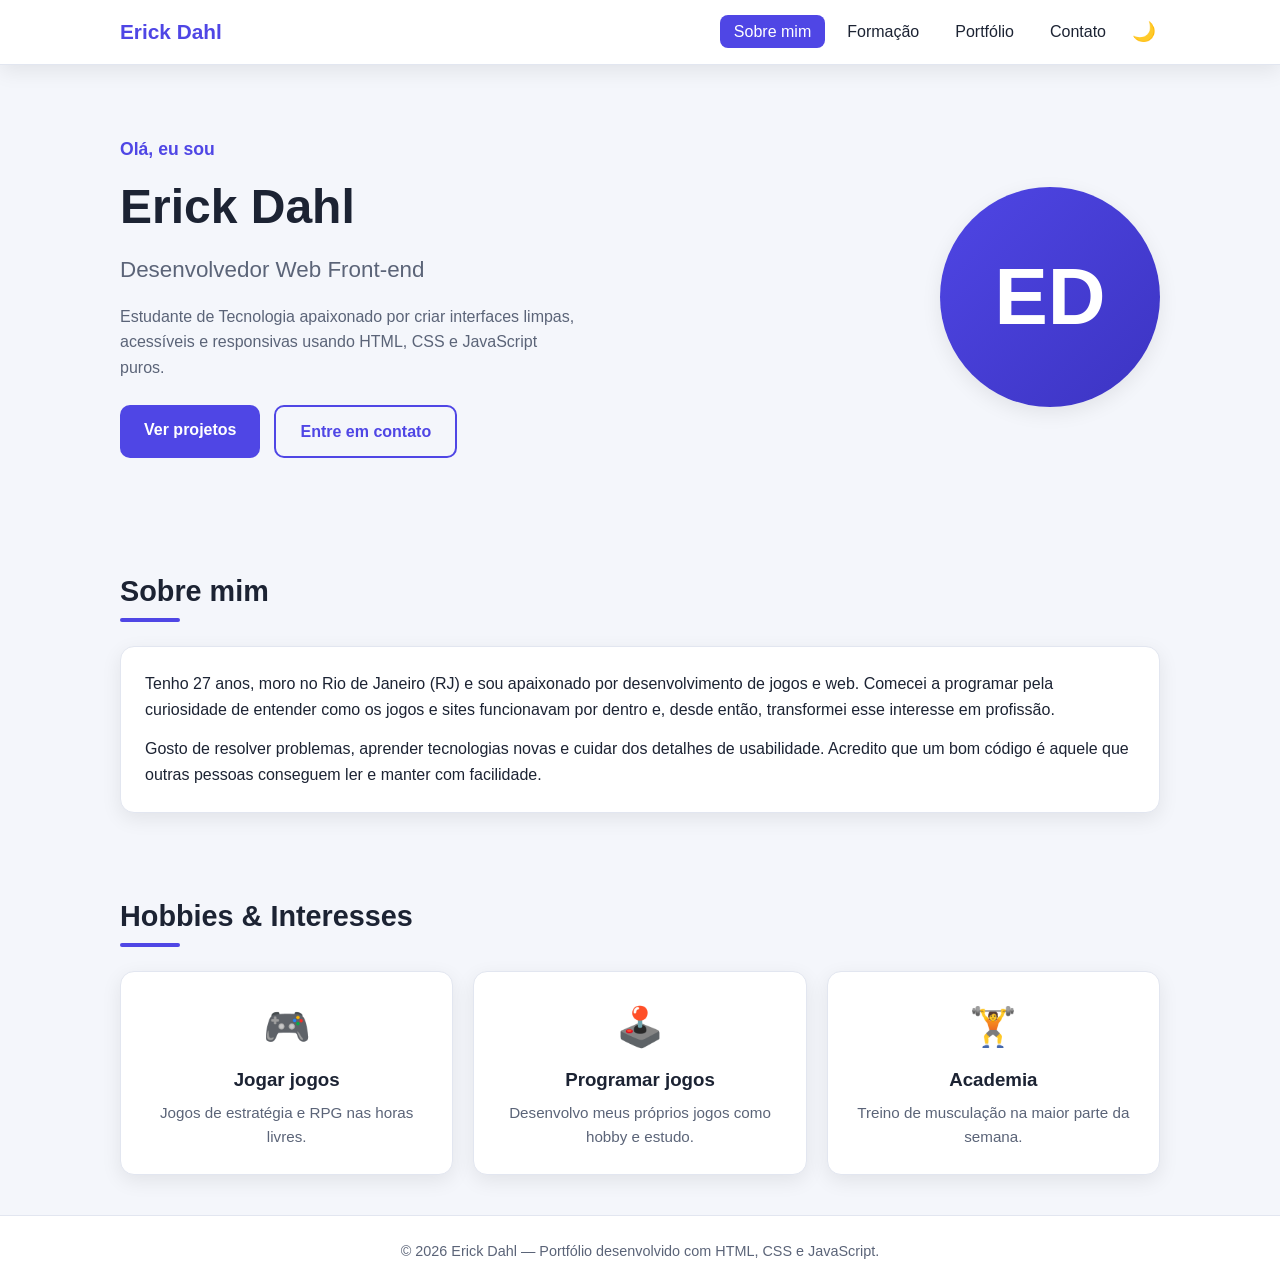
<file: index.html>
<!doctype html>
<html lang="pt-BR">
  <head>
    <meta charset="UTF-8" />
    <meta name="viewport" content="width=device-width, initial-scale=1.0" />
    <meta
      name="description"
      content="Portfólio online de Erick Dahl - Desenvolvedor Web. Sobre mim, formação, projetos e contato."
    />
    <meta name="author" content="Erick Dahl" />
    <title>Erick Dahl | Sobre mim</title>
    <link rel="stylesheet" href="css/estilo.css" />
    <link
      rel="icon"
      href="data:image/svg+xml,<svg xmlns='http://www.w3.org/2000/svg' viewBox='0 0 16 16'><text y='14' font-size='14'>💻</text></svg>"
    />
    <!-- Defines <site-header>/<site-footer> early so they render during parsing (no flash) -->
    <script src="js/header.js"></script>
    <script src="js/footer.js"></script>
  </head>
  <body>
    <!-- Reusable header component, defined in js/header.js -->
    <site-header></site-header>

    <main>
      <section class="hero container">
        <div class="hero-text">
          <p class="greeting">Olá, eu sou</p>
          <h1>Erick Dahl</h1>
          <h2 class="subtitle">Desenvolvedor Web Front-end</h2>
          <p class="hero-description">
            Estudante de Tecnologia apaixonado por criar interfaces limpas,
            acessíveis e responsivas usando HTML, CSS e JavaScript puros.
          </p>
          <div class="hero-buttons">
            <a href="portfolio.html" class="button button-primary"
              >Ver projetos</a
            >
            <a href="contato.html" class="button button-secondary"
              >Entre em contato</a
            >
          </div>
        </div>
        <div class="hero-avatar" aria-hidden="true">ED</div>
      </section>

      <section class="section container">
        <h2 class="section-title">Sobre mim</h2>
        <div class="card">
          <p>
            Tenho 27 anos, moro no Rio de Janeiro (RJ) e sou apaixonado por
            desenvolvimento de jogos e web. Comecei a programar pela curiosidade
            de entender como os jogos e sites funcionavam por dentro e, desde
            então, transformei esse interesse em profissão.
          </p>
          <p>
            Gosto de resolver problemas, aprender tecnologias novas e cuidar dos
            detalhes de usabilidade. Acredito que um bom código é aquele que
            outras pessoas conseguem ler e manter com facilidade.
          </p>
        </div>
      </section>

      <section class="section container">
        <h2 class="section-title">Hobbies &amp; Interesses</h2>
        <div class="cards-grid">
          <article class="card hobby-card">
            <span class="icon">🎮</span>
            <h3>Jogar jogos</h3>
            <p>Jogos de estratégia e RPG nas horas livres.</p>
          </article>
          <article class="card hobby-card">
            <span class="icon">🕹️</span>
            <h3>Programar jogos</h3>
            <p>Desenvolvo meus próprios jogos como hobby e estudo.</p>
          </article>
          <article class="card hobby-card">
            <span class="icon">🏋️</span>
            <h3>Academia</h3>
            <p>Treino de musculação na maior parte da semana.</p>
          </article>
        </div>
      </section>
    </main>

    <!-- Reusable footer component, defined in js/footer.js -->
    <site-footer></site-footer>

    <script src="js/script.js"></script>
  </body>
</html>
</file>
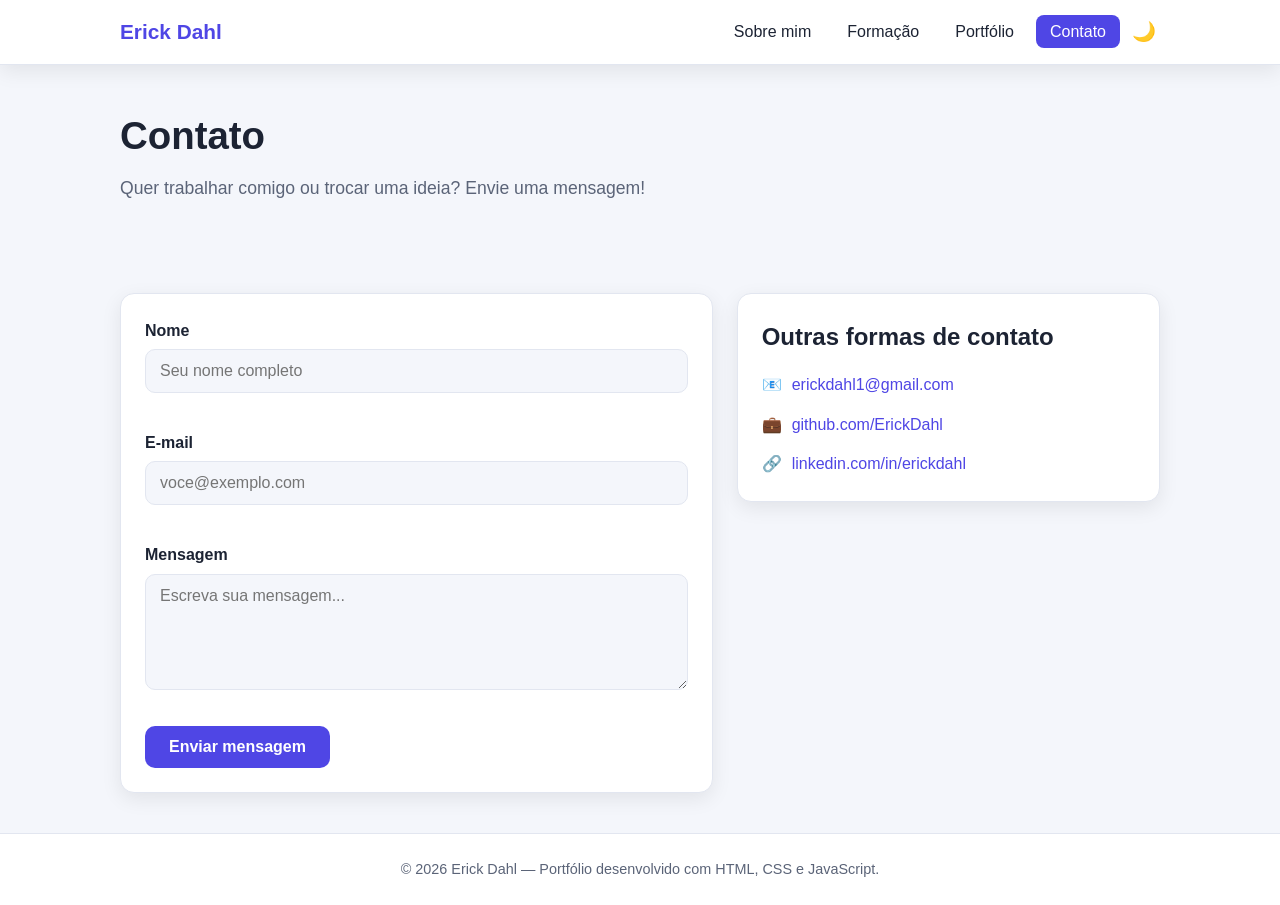
<file: contato.html>
<!doctype html>
<html lang="pt-BR">
  <head>
    <meta charset="UTF-8" />
    <meta name="viewport" content="width=device-width, initial-scale=1.0" />
    <meta
      name="description"
      content="Entre em contato com Erick Dahl pelo formulário ou redes sociais."
    />
    <meta name="author" content="Erick Dahl" />
    <title>Erick Dahl | Contato</title>
    <link rel="stylesheet" href="css/estilo.css" />
    <link
      rel="icon"
      href="data:image/svg+xml,<svg xmlns='http://www.w3.org/2000/svg' viewBox='0 0 16 16'><text y='14' font-size='14'>💻</text></svg>"
    />
    <!-- Defines <site-header>/<site-footer> early so they render during parsing (no flash) -->
    <script src="js/header.js"></script>
    <script src="js/footer.js"></script>
  </head>
  <body>
    <!-- Reusable header component, defined in js/header.js -->
    <site-header></site-header>

    <main>
      <section class="section container">
        <h1 class="page-title">Contato</h1>
        <p class="intro">
          Quer trabalhar comigo ou trocar uma ideia? Envie uma mensagem!
        </p>
      </section>

      <section class="section container contact-grid">
        <!-- novalidate disables native validation so our JavaScript handles it -->
        <form id="contactForm" class="card form" novalidate>
          <div class="field">
            <label for="name">Nome</label>
            <input
              type="text"
              id="name"
              name="name"
              placeholder="Seu nome completo"
            />
            <small class="error" id="nameError"></small>
          </div>

          <div class="field">
            <label for="email">E-mail</label>
            <input
              type="email"
              id="email"
              name="email"
              placeholder="voce@exemplo.com"
            />
            <small class="error" id="emailError"></small>
          </div>

          <div class="field">
            <label for="message">Mensagem</label>
            <textarea
              id="message"
              name="message"
              rows="5"
              placeholder="Escreva sua mensagem..."
            ></textarea>
            <small class="error" id="messageError"></small>
          </div>

          <button type="submit" class="button button-primary">
            Enviar mensagem
          </button>
        </form>

        <aside class="card contact-info">
          <h2>Outras formas de contato</h2>
          <ul class="contact-list">
            <li>
              <span class="icon">📧</span>
              <a href="mailto:erick.dahl@exemplo.com">erickdahl1@gmail.com</a>
            </li>
            <li>
              <span class="icon">💼</span>
              <a
                href="https://github.com/ErickDahl"
                target="_blank"
                rel="noopener"
                >github.com/ErickDahl</a
              >
            </li>
            <li>
              <span class="icon">🔗</span>
              <a
                href="https://www.linkedin.com/in/erick-dahl/"
                target="_blank"
                rel="noopener"
                >linkedin.com/in/erickdahl</a
              >
            </li>
          </ul>
        </aside>
      </section>
    </main>

    <!-- Confirmation modal: shown by JS after a valid submit -->
    <dialog
      id="modal"
      class="modal"
      aria-modal="true"
      aria-labelledby="modalTitle"
    >
      <div class="modal-content">
        <span class="modal-icon">✅</span>
        <h2 id="modalTitle">Mensagem enviada com sucesso!</h2>
        <p>Obrigado pelo contato. Responderei em breve.</p>
        <button id="closeModal" class="button button-primary">Fechar</button>
      </div>
    </dialog>

    <!-- Reusable footer component, defined in js/footer.js -->
    <site-footer></site-footer>

    <script src="js/script.js"></script>
  </body>
</html>
</file>
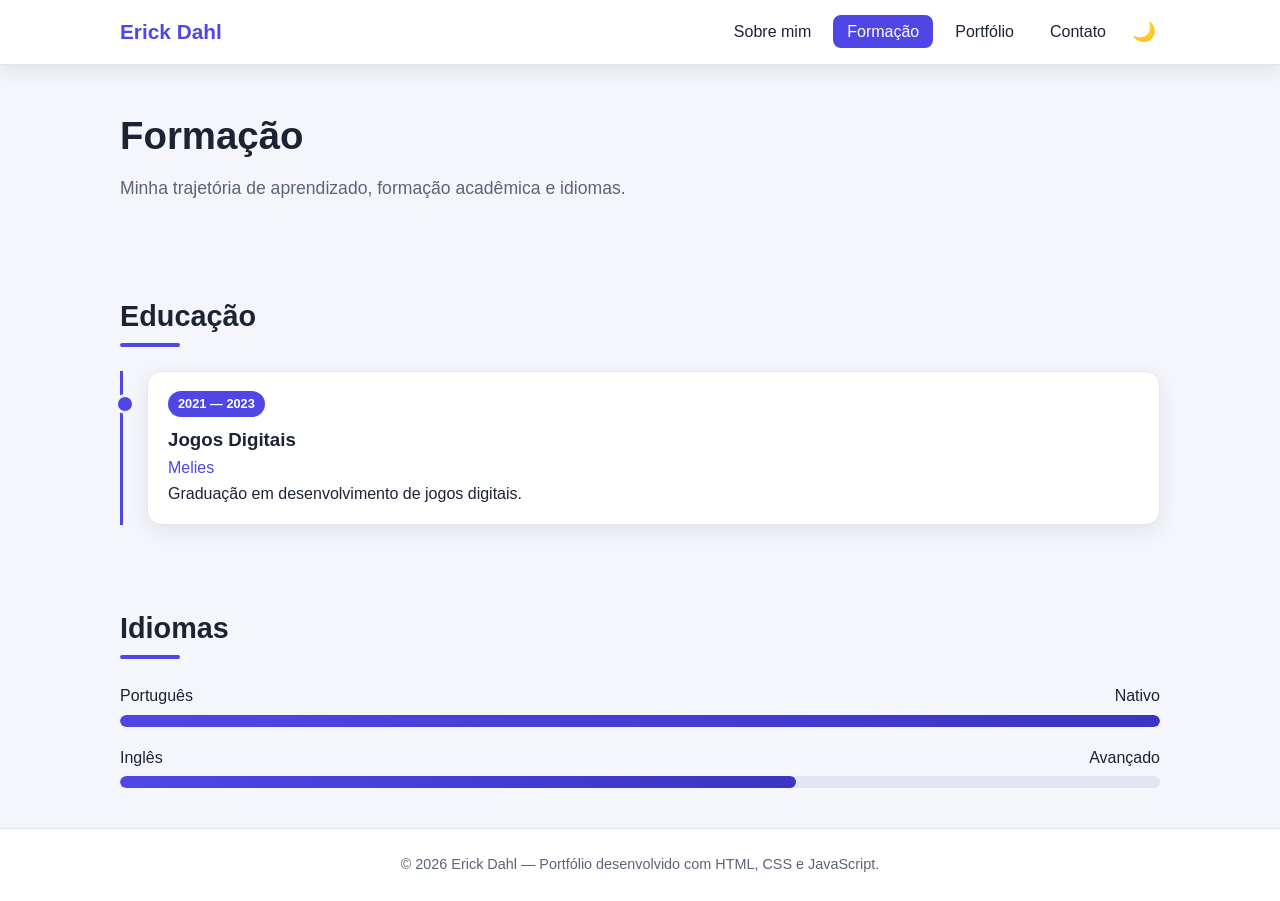
<file: formacao.html>
<!doctype html>
<html lang="pt-BR">
  <head>
    <meta charset="UTF-8" />
    <meta name="viewport" content="width=device-width, initial-scale=1.0" />
    <meta
      name="description"
      content="Formação acadêmica, cursos e idiomas de Erick Dahl."
    />
    <meta name="author" content="Erick Dahl" />
    <title>Erick Dahl | Formação</title>
    <link rel="stylesheet" href="css/estilo.css" />
    <link
      rel="icon"
      href="data:image/svg+xml,<svg xmlns='http://www.w3.org/2000/svg' viewBox='0 0 16 16'><text y='14' font-size='14'>💻</text></svg>"
    />
    <script src="js/header.js"></script>
    <script src="js/footer.js"></script>
  </head>
  <body>
    <!-- Reusable header component, defined in js/header.js -->
    <site-header></site-header>

    <main>
      <section class="section container">
        <h1 class="page-title">Formação</h1>
        <p class="intro">
          Minha trajetória de aprendizado, formação acadêmica e idiomas.
        </p>
      </section>

      <section class="section container">
        <h2 class="section-title">Educação</h2>
        <div class="timeline">
          <div class="timeline-item">
            <span class="period">2021 — 2023</span>
            <h3>Jogos Digitais</h3>
            <p class="institution">Melies</p>
            <p>Graduação em desenvolvimento de jogos digitais.</p>
          </div>
        </div>
      </section>

      <section class="section container">
        <h2 class="section-title">Idiomas</h2>
        <div class="languages-grid">
          <div class="language">
            <div class="language-header">
              <span>Português</span><span>Nativo</span>
            </div>
            <div class="bar">
              <div class="bar-fill" style="width: 100%"></div>
            </div>
          </div>
          <div class="language">
            <div class="language-header">
              <span>Inglês</span><span>Avançado</span>
            </div>
            <div class="bar">
              <div class="bar-fill" style="width: 65%"></div>
            </div>
          </div>
        </div>
      </section>
    </main>

    <!-- Reusable footer component, defined in js/footer.js -->
    <site-footer></site-footer>

    <script src="js/script.js"></script>
  </body>
</html>
</file>
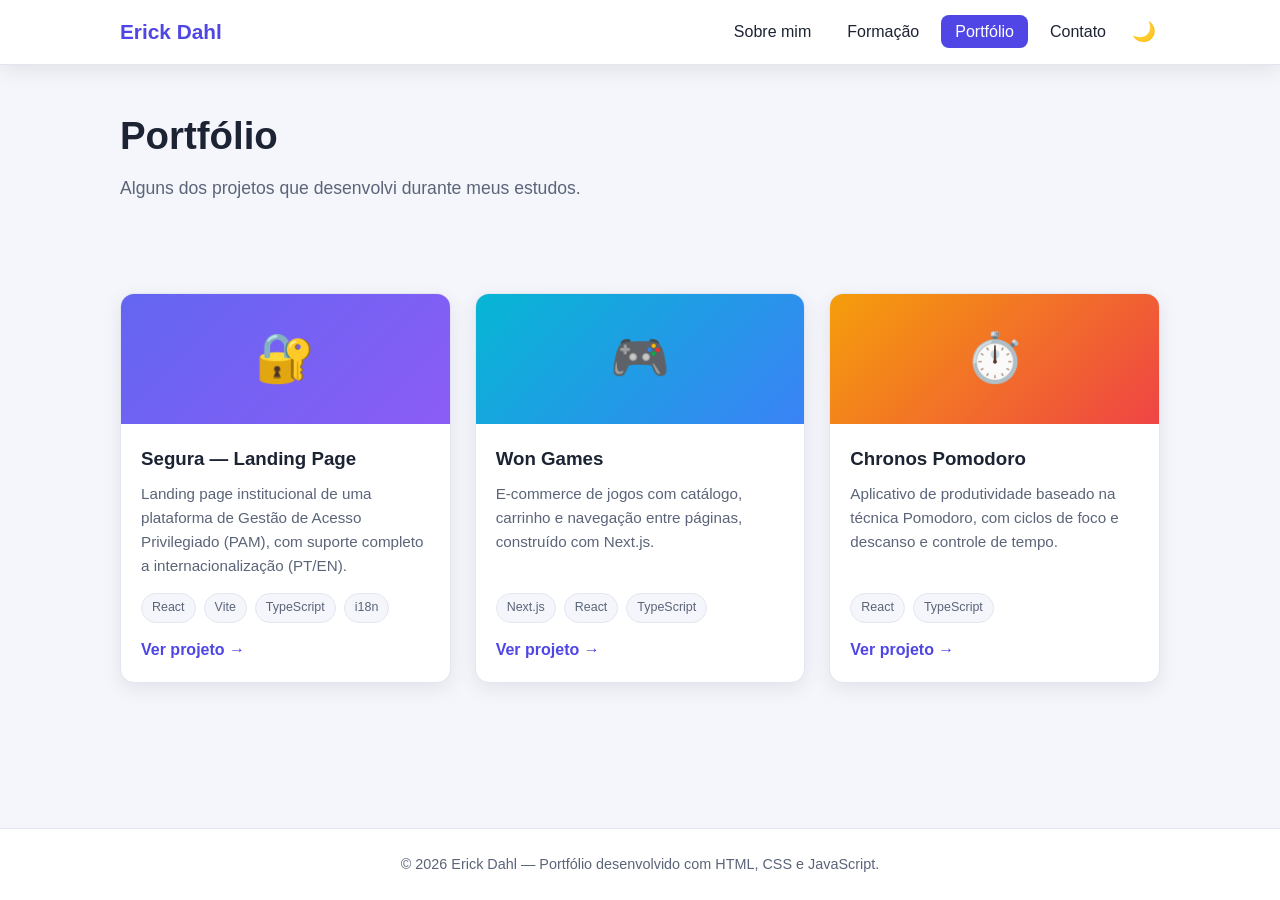
<file: portfolio.html>
<!DOCTYPE html>
<html lang="pt-BR">
<head>
  <meta charset="UTF-8" />
  <meta name="viewport" content="width=device-width, initial-scale=1.0" />
  <meta name="description" content="Projetos e trabalhos desenvolvidos por Erick Dahl." />
  <meta name="author" content="Erick Dahl" />
  <title>Erick Dahl | Portfólio</title>
  <link rel="stylesheet" href="css/estilo.css" />
  <link rel="icon" href="data:image/svg+xml,<svg xmlns='http://www.w3.org/2000/svg' viewBox='0 0 16 16'><text y='14' font-size='14'>💻</text></svg>" />
  <!-- Defines <site-header>/<site-footer> early so they render during parsing (no flash) -->
  <script src="js/header.js"></script>
  <script src="js/footer.js"></script>
</head>
<body>

  <!-- Reusable header component, defined in js/header.js -->
  <site-header></site-header>

  <main>
    <section class="section container">
      <h1 class="page-title">Portfólio</h1>
      <p class="intro">Alguns dos projetos que desenvolvi durante meus estudos.</p>
    </section>

    <section class="section container">
      <div class="projects-grid">

        <article class="card project-card">
          <div class="project-cover cover-1" aria-hidden="true">🔐</div>
          <div class="project-body">
            <h3>Segura — Landing Page</h3>
            <p>Landing page institucional de uma plataforma de Gestão de Acesso Privilegiado (PAM), com suporte completo a internacionalização (PT/EN).</p>
            <ul class="tags">
              <li>React</li><li>Vite</li><li>TypeScript</li><li>i18n</li>
            </ul>
            <a href="https://github.com/ErickDahl/segura" target="_blank" rel="noopener" class="project-link">Ver projeto →</a>
          </div>
        </article>

        <article class="card project-card">
          <div class="project-cover cover-2" aria-hidden="true">🎮</div>
          <div class="project-body">
            <h3>Won Games</h3>
            <p>E-commerce de jogos com catálogo, carrinho e navegação entre páginas, construído com Next.js.</p>
            <ul class="tags">
              <li>Next.js</li><li>React</li><li>TypeScript</li>
            </ul>
            <a href="https://github.com/ErickDahl/won-games" target="_blank" rel="noopener" class="project-link">Ver projeto →</a>
          </div>
        </article>

        <article class="card project-card">
          <div class="project-cover cover-3" aria-hidden="true">⏱️</div>
          <div class="project-body">
            <h3>Chronos Pomodoro</h3>
            <p>Aplicativo de produtividade baseado na técnica Pomodoro, com ciclos de foco e descanso e controle de tempo.</p>
            <ul class="tags">
              <li>React</li><li>TypeScript</li>
            </ul>
            <a href="https://github.com/ErickDahl/chronos-pomodoro" target="_blank" rel="noopener" class="project-link">Ver projeto →</a>
          </div>
        </article>

      </div>
    </section>
  </main>

  <!-- Reusable footer component, defined in js/footer.js -->
  <site-footer></site-footer>

  <script src="js/script.js"></script>
</body>
</html>
</file>
<file: css/estilo.css>
/* Light theme (default) */
:root {
  --bg: #f4f6fb;
  --surface: #ffffff;
  --text: #1c2333;
  --text-soft: #5b6478;
  --primary: #4f46e5;
  --primary-dark: #3c34c2;
  --border: #e2e6f0;
  --shadow: 0 6px 20px rgba(0, 0, 0, 0.08);
  --radius: 14px;
}

/* Dark theme: applied when <body> has the "dark-theme" class */
body.dark-theme {
  --bg: #0f1420;
  --surface: #1a2032;
  --text: #e8ebf5;
  --text-soft: #a3acc4;
  --primary: #818cf8;
  --primary-dark: #6670f0;
  --border: #2a3247;
  --shadow: 0 6px 20px rgba(0, 0, 0, 0.4);
}

* {
  margin: 0;
  padding: 0;
  box-sizing: border-box;
}

html {
  scroll-behavior: smooth;
}

body {
  font-family: "Segoe UI", Tahoma, Geneva, Verdana, sans-serif;
  background-color: var(--bg);
  color: var(--text);
  line-height: 1.6;
  /* Sticky footer: fill the viewport so short pages still push the footer down */
  display: flex;
  flex-direction: column;
  min-height: 100vh;
  transition:
    background-color 0.3s ease,
    color 0.3s ease;
}

/* Main content grows to fill the space, keeping the footer at the bottom */
main {
  flex: 1;
}

.container {
  width: 100%;
  max-width: 1080px;
  margin: 0 auto;
  padding: 0 20px;
}

/* Header / menu */
/* Custom elements default to display:inline; force block so the components
   reserve layout space correctly (sticky header on first render, footer in
   the flex column that pins it to the bottom). */
site-header,
site-footer {
  display: block;
}

.header {
  position: sticky;
  top: 0;
  z-index: 100;
  background-color: var(--surface);
  border-bottom: 1px solid var(--border);
  box-shadow: var(--shadow);
}

.header-content {
  display: flex;
  align-items: center;
  justify-content: space-between;
  height: 64px;
}

.logo {
  font-size: 1.3rem;
  font-weight: 700;
  color: var(--primary);
  text-decoration: none;
}

.menu {
  list-style: none;
  display: flex;
  align-items: center;
  gap: 8px;
}

.menu a {
  text-decoration: none;
  color: var(--text);
  padding: 8px 14px;
  border-radius: 8px;
  font-weight: 500;
  transition:
    background-color 0.2s,
    color 0.2s;
}

.menu a:hover {
  background-color: var(--bg);
  color: var(--primary);
}

.menu a.active {
  background-color: var(--primary);
  color: #fff;
}

/* Just the emoji — no box, border or background around it */
.theme-button {
  background: none;
  border: none;
  padding: 4px;
  font-size: 1.2rem;
  line-height: 1;
  cursor: pointer;
}

.menu-button {
  display: none;
  flex-direction: column;
  justify-content: space-between;
  width: 28px;
  height: 22px;
  background: none;
  border: none;
  cursor: pointer;
}

.menu-button span {
  display: block;
  height: 3px;
  width: 100%;
  background-color: var(--text);
  border-radius: 2px;
}

/* Hero section */
.hero {
  display: flex;
  align-items: center;
  justify-content: space-between;
  gap: 40px;
  padding-top: 70px;
  padding-bottom: 70px;
}

.hero-text {
  flex: 1;
}

.greeting {
  color: var(--primary);
  font-weight: 600;
  font-size: 1.1rem;
}

.hero h1 {
  font-size: 3rem;
  margin: 6px 0;
}

.subtitle {
  color: var(--text-soft);
  font-weight: 500;
  font-size: 1.4rem;
  margin-bottom: 16px;
}

.hero-description {
  max-width: 460px;
  color: var(--text-soft);
  margin-bottom: 24px;
}

.hero-buttons {
  display: flex;
  gap: 14px;
  flex-wrap: wrap;
}

.hero-avatar {
  width: 220px;
  height: 220px;
  border-radius: 50%;
  background: linear-gradient(135deg, var(--primary), var(--primary-dark));
  color: #fff;
  font-size: 5rem;
  font-weight: 700;
  display: flex;
  align-items: center;
  justify-content: center;
  flex-shrink: 0;
  box-shadow: var(--shadow);
}

/* Buttons */
.button {
  display: inline-block;
  padding: 12px 24px;
  border-radius: 10px;
  text-decoration: none;
  font-weight: 600;
  border: none;
  cursor: pointer;
  font-size: 1rem;
  transition:
    transform 0.15s,
    background-color 0.2s;
}

.button:hover {
  transform: translateY(-2px);
}

.button-primary {
  background-color: var(--primary);
  color: #fff;
}
.button-primary:hover {
  background-color: var(--primary-dark);
}

.button-secondary {
  background-color: transparent;
  color: var(--primary);
  border: 2px solid var(--primary);
}

/* Sections and titles */
.section {
  padding: 40px 20px;
}

.page-title {
  font-size: 2.4rem;
  margin-bottom: 8px;
}

.section-title {
  font-size: 1.8rem;
  margin-bottom: 24px;
  position: relative;
  padding-bottom: 8px;
}

.section-title::after {
  content: "";
  position: absolute;
  left: 0;
  bottom: 0;
  width: 60px;
  height: 4px;
  background-color: var(--primary);
  border-radius: 2px;
}

.intro {
  color: var(--text-soft);
  font-size: 1.1rem;
  margin-bottom: 10px;
}

.card {
  background-color: var(--surface);
  border: 1px solid var(--border);
  border-radius: var(--radius);
  padding: 24px;
  box-shadow: var(--shadow);
}

.card p + p {
  margin-top: 14px;
}

/* Hobbies grid */
.cards-grid {
  display: grid;
  grid-template-columns: repeat(auto-fit, minmax(200px, 1fr));
  gap: 20px;
}

.hobby-card {
  text-align: center;
  transition: transform 0.2s;
}
.hobby-card:hover {
  transform: translateY(-6px);
}

.hobby-card .icon {
  font-size: 2.4rem;
  display: block;
  margin-bottom: 8px;
}
.hobby-card h3 {
  margin-bottom: 6px;
}
.hobby-card p {
  color: var(--text-soft);
  font-size: 0.95rem;
}

/* Education: timeline, courses and languages */
.timeline {
  border-left: 3px solid var(--primary);
  padding-left: 24px;
  display: flex;
  flex-direction: column;
  gap: 28px;
}

.timeline-item {
  position: relative;
  background-color: var(--surface);
  border: 1px solid var(--border);
  border-radius: var(--radius);
  padding: 18px 20px;
  box-shadow: var(--shadow);
}

.timeline-item::before {
  content: "";
  position: absolute;
  left: -33px;
  top: 22px;
  width: 14px;
  height: 14px;
  background-color: var(--primary);
  border-radius: 50%;
  border: 3px solid var(--bg);
}

.period {
  display: inline-block;
  background-color: var(--primary);
  color: #fff;
  font-size: 0.8rem;
  font-weight: 600;
  padding: 3px 10px;
  border-radius: 20px;
  margin-bottom: 8px;
}

.institution {
  color: var(--primary);
  font-weight: 500;
}

.courses-list {
  list-style: none;
  display: flex;
  flex-direction: column;
  gap: 12px;
}

.courses-list li {
  background-color: var(--surface);
  border: 1px solid var(--border);
  border-left: 4px solid var(--primary);
  border-radius: 10px;
  padding: 14px 18px;
  box-shadow: var(--shadow);
}

.languages-grid {
  display: flex;
  flex-direction: column;
  gap: 18px;
}

.language-header {
  display: flex;
  justify-content: space-between;
  margin-bottom: 6px;
  font-weight: 500;
}

.bar {
  background-color: var(--border);
  border-radius: 20px;
  height: 12px;
  overflow: hidden;
}

.bar-fill {
  background: linear-gradient(90deg, var(--primary), var(--primary-dark));
  height: 100%;
  border-radius: 20px;
}

/* Portfolio: projects grid */
.projects-grid {
  display: grid;
  grid-template-columns: repeat(auto-fit, minmax(260px, 1fr));
  gap: 24px;
}

.project-card {
  padding: 0;
  overflow: hidden;
  transition: transform 0.2s;
  display: flex;
  flex-direction: column;
}
.project-card:hover {
  transform: translateY(-6px);
}

.project-cover {
  height: 130px;
  display: flex;
  align-items: center;
  justify-content: center;
  font-size: 3rem;
}
.cover-1 {
  background: linear-gradient(135deg, #6366f1, #8b5cf6);
}
.cover-2 {
  background: linear-gradient(135deg, #06b6d4, #3b82f6);
}
.cover-3 {
  background: linear-gradient(135deg, #f59e0b, #ef4444);
}
.cover-4 {
  background: linear-gradient(135deg, #10b981, #14b8a6);
}

.project-body {
  padding: 20px;
  display: flex;
  flex-direction: column;
  flex: 1;
}
.project-body h3 {
  margin-bottom: 8px;
}
.project-body p {
  color: var(--text-soft);
  font-size: 0.95rem;
  flex: 1;
}

.tags {
  list-style: none;
  display: flex;
  flex-wrap: wrap;
  gap: 8px;
  margin: 14px 0;
}
.tags li {
  background-color: var(--bg);
  border: 1px solid var(--border);
  color: var(--text-soft);
  font-size: 0.78rem;
  padding: 4px 10px;
  border-radius: 20px;
}

.project-link {
  color: var(--primary);
  font-weight: 600;
  text-decoration: none;
}
.project-link:hover {
  text-decoration: underline;
}

/* Contact: form, info and modal */
.contact-grid {
  display: grid;
  grid-template-columns: 1.4fr 1fr;
  gap: 24px;
  align-items: start;
}

.field {
  margin-bottom: 18px;
  display: flex;
  flex-direction: column;
}

.field label {
  font-weight: 600;
  margin-bottom: 6px;
}

.field input,
.field textarea {
  font-family: inherit;
  font-size: 1rem;
  padding: 12px 14px;
  border: 1px solid var(--border);
  border-radius: 10px;
  background-color: var(--bg);
  color: var(--text);
  resize: vertical;
}

.field input:focus,
.field textarea:focus {
  outline: none;
  border-color: var(--primary);
}

.field input.invalid,
.field textarea.invalid {
  border-color: #ef4444;
}

.error {
  color: #ef4444;
  font-size: 0.85rem;
  margin-top: 5px;
  min-height: 1em;
}

.contact-list {
  list-style: none;
  display: flex;
  flex-direction: column;
  gap: 14px;
  margin-top: 16px;
}
.contact-list li {
  display: flex;
  align-items: center;
  gap: 10px;
}
.contact-list a {
  color: var(--primary);
  text-decoration: none;
}
.contact-list a:hover {
  text-decoration: underline;
}

/* Confirmation modal: hidden until JS adds the "open" class */
.modal {
  display: none;
  position: fixed;
  inset: 0;
  background-color: rgba(0, 0, 0, 0.6);
  z-index: 200;
  justify-content: center;
  align-items: center;
  padding: 20px;
}

.modal.open {
  display: flex;
}

.modal-content {
  background-color: var(--surface);
  border-radius: var(--radius);
  padding: 36px 30px;
  text-align: center;
  max-width: 380px;
  width: 100%;
  box-shadow: var(--shadow);
  animation: appear 0.25s ease;
}

.modal-icon {
  font-size: 3rem;
  display: block;
  margin-bottom: 10px;
}
.modal-content h2 {
  margin-bottom: 8px;
}
.modal-content p {
  color: var(--text-soft);
  margin-bottom: 20px;
}

@keyframes appear {
  from {
    opacity: 0;
    transform: scale(0.9);
  }
  to {
    opacity: 1;
    transform: scale(1);
  }
}

/* Footer */
.footer {
  background-color: var(--surface);
  border-top: 1px solid var(--border);
  text-align: center;
  padding: 24px 20px;
  color: var(--text-soft);
  font-size: 0.9rem;
}

/* Responsive (mobile) */
@media (max-width: 760px) {
  .menu-button {
    display: flex;
  }

  /* The <nav> only wraps the absolute dropdown on mobile; remove its empty
     flex slot so the hamburger button sits at the right edge. */
  .header nav {
    display: contents;
  }

  /* Align the emoji with the menu links (no box around it) */
  .theme-button {
    text-align: left;
    padding: 12px 20px;
    font-size: 1.4rem;
  }

  .menu {
    position: absolute;
    top: 64px;
    left: 0;
    right: 0;
    flex-direction: column;
    align-items: stretch;
    background-color: var(--surface);
    border-bottom: 1px solid var(--border);
    /* No horizontal padding so the items/highlight reach the screen edges */
    padding: 8px 0;
    gap: 4px;
    box-shadow: var(--shadow);
    display: none;
  }

  .menu.open {
    display: flex;
  }

  /* Full-width rows: block + no radius so the active highlight touches the sides */
  .menu a {
    display: block;
    border-radius: 0;
    padding: 12px 20px;
  }

  .hero {
    flex-direction: column-reverse;
    text-align: center;
    padding-top: 40px;
  }
  .hero-buttons {
    justify-content: center;
  }
  .hero h1 {
    font-size: 2.2rem;
  }
  .hero-avatar {
    width: 150px;
    height: 150px;
    font-size: 3.4rem;
  }

  .contact-grid {
    grid-template-columns: 1fr;
  }
}
</file>
